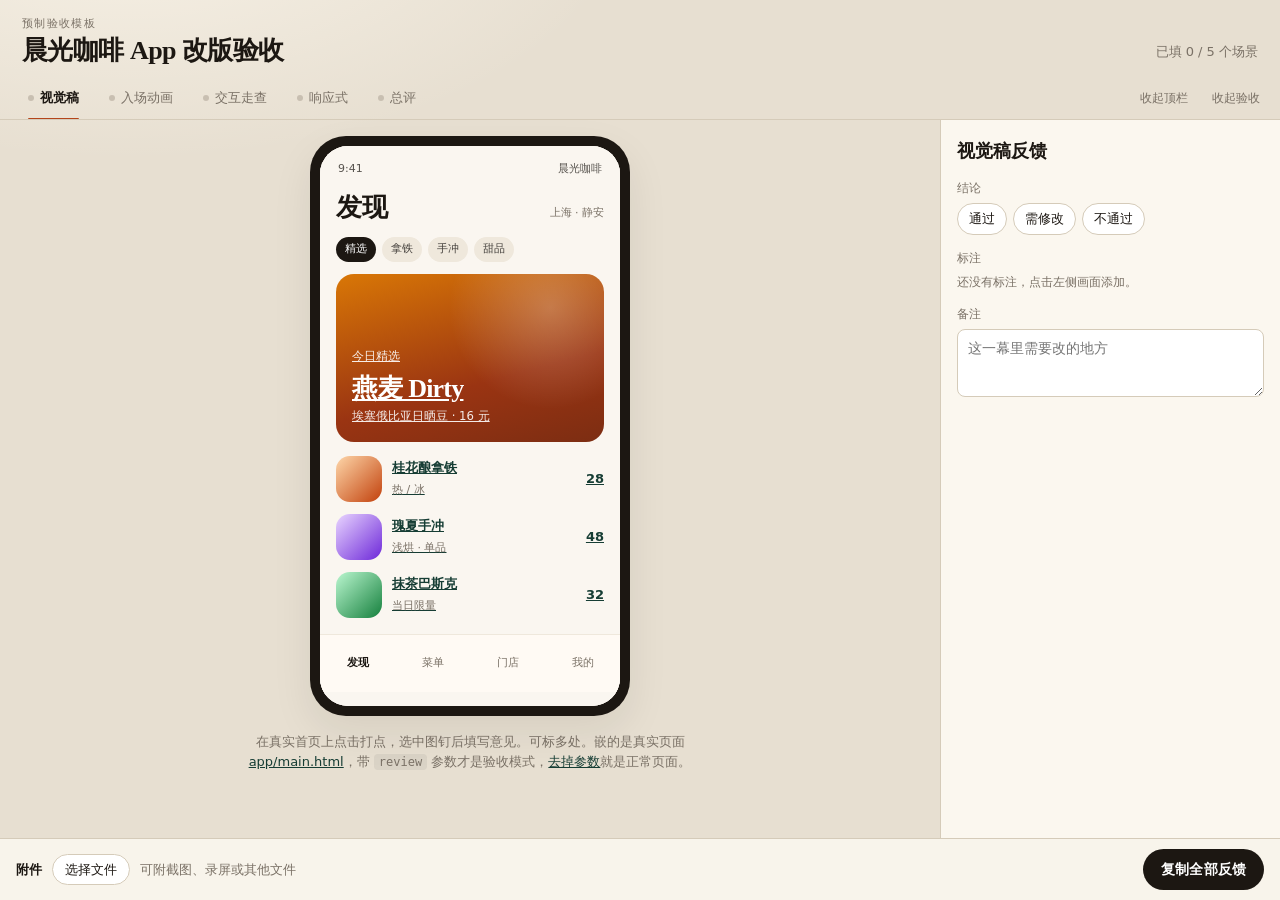
<file: index.html>
<!doctype html>
<html lang="zh-CN">
<head>
  <meta charset="utf-8">
  <meta name="viewport" content="width=device-width, initial-scale=1">
  <title>晨光咖啡 App 改版验收</title>
  <link rel="stylesheet" href="assets/app.css?v=14">
</head>
<body>
  <div class="app">
    <header class="top" id="top">
      <div class="brand">
        <p class="eyebrow">预制验收模板</p>
        <h1>晨光咖啡 App 改版验收</h1>
      </div>
      <p class="fill-meta" id="fillMeta">已填 0 / 5 个场景</p>
    </header>
    <div class="tabs-row">
      <nav class="tabs" id="tabs" role="tablist" aria-label="验收场景"></nav>
      <div class="shell-folds">
        <button type="button" class="shell-fold" id="toggleTop" aria-expanded="true" aria-controls="top">收起顶栏</button>
        <button type="button" class="shell-fold" id="togglePanel" aria-expanded="true" aria-controls="panel">收起验收</button>
      </div>
    </div>
    <div class="main" id="main">
      <section class="stage" id="stage" aria-live="polite"></section>
      <aside class="panel" id="panel">
        <div class="panel-body" id="panelBody"></div>
      </aside>
    </div>
    <footer class="dock">
      <label class="attach">
        <span class="attach-label">附件</span>
        <input id="files" type="file" accept="image/*,video/*,*/*" multiple>
        <span class="attach-btn">选择文件</span>
        <span id="fileHint">可附截图、录屏或其他文件</span>
      </label>
      <button class="primary" id="copyAll" type="button">复制全部反馈</button>
    </footer>
  </div>
  <div class="toast" id="toast" role="status"></div>
  <script src="assets/app.js?v=14"></script>
</body>
</html>
</file>
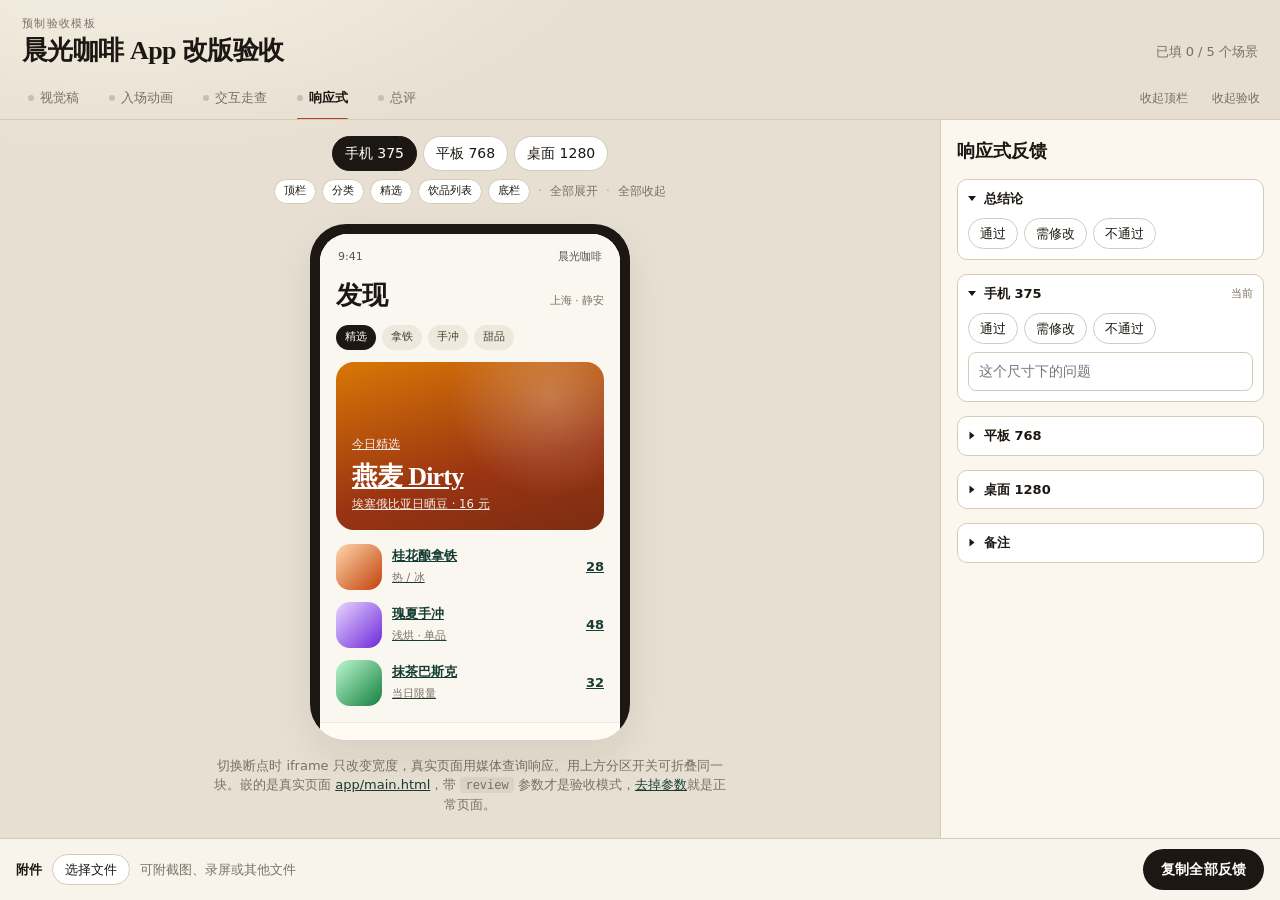
<file: responsive/index.html>
<!doctype html>
<meta charset="utf-8">
<meta http-equiv="refresh" content="0;url=../index.html#responsive">
<title>转到 responsive</title>
<p><a href="../index.html#responsive">打开 responsive 场景</a></p>
</file>
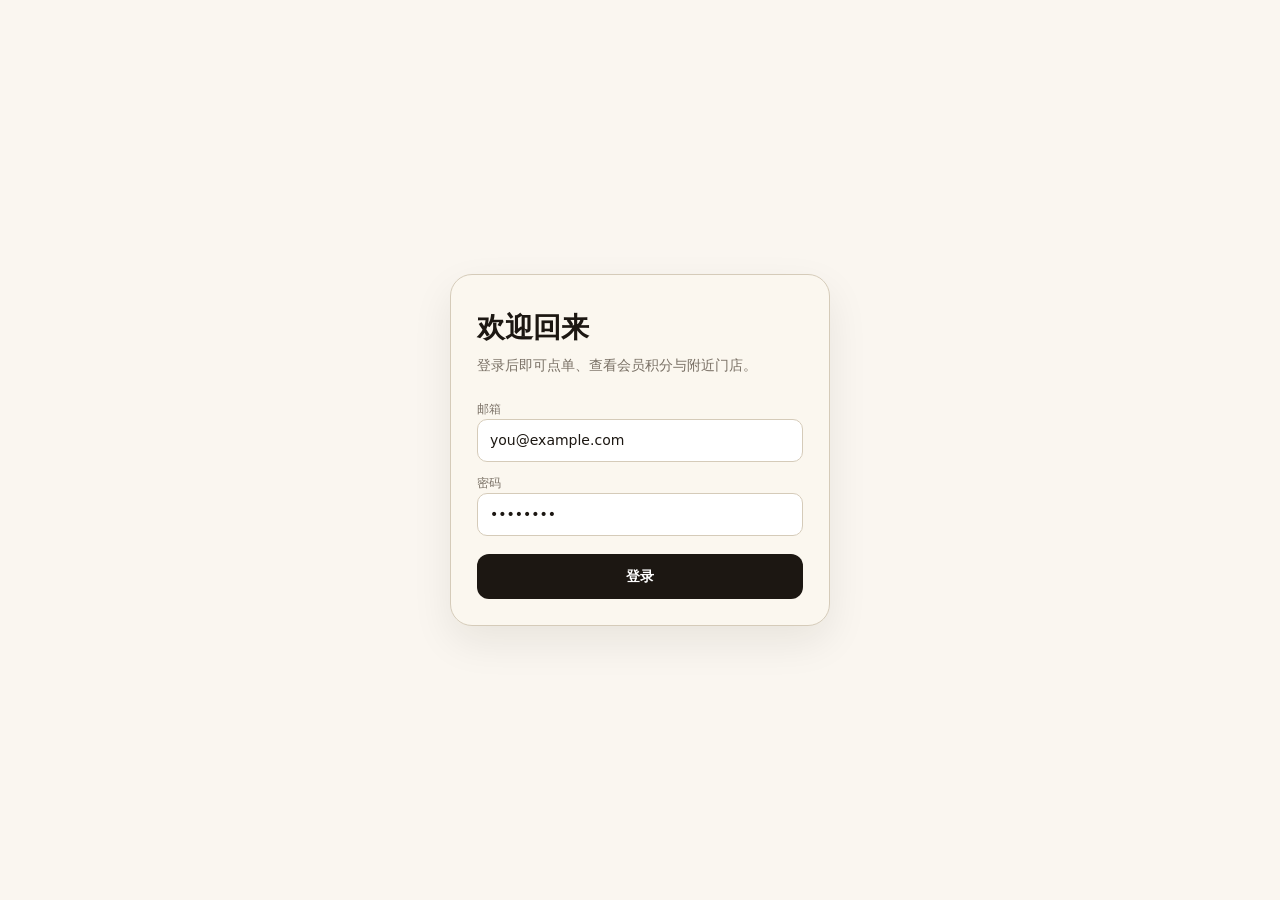
<file: app/login.html>
<!doctype html>
<html lang="zh-CN">
<head>
  <meta charset="utf-8">
  <meta name="viewport" content="width=device-width, initial-scale=1">
  <title>晨光咖啡 · 登录</title>
  <link rel="stylesheet" href="ui.css">
</head>
<body class="page-login">
  <form class="login" id="loginForm" action="#" method="post">
    <h2>欢迎回来</h2>
    <p class="sub">登录后即可点单、查看会员积分与附近门店。</p>
    <div class="fieldline"><label class="empty" for="email">邮箱</label><input id="email" name="email" type="email" autocomplete="username" value="you@example.com" required></div>
    <div class="fieldline"><label class="empty" for="password">密码</label><input id="password" name="password" type="password" autocomplete="current-password" value="password" required></div>
    <button class="login-btn" type="submit">登录</button>
    <p class="flash" id="flash">已登录（示例，不会提交到服务器）。</p>
  </form>
  <script src="review-bridge.js"></script>
  <script src="login.js"></script>
</body>
</html>
</file>
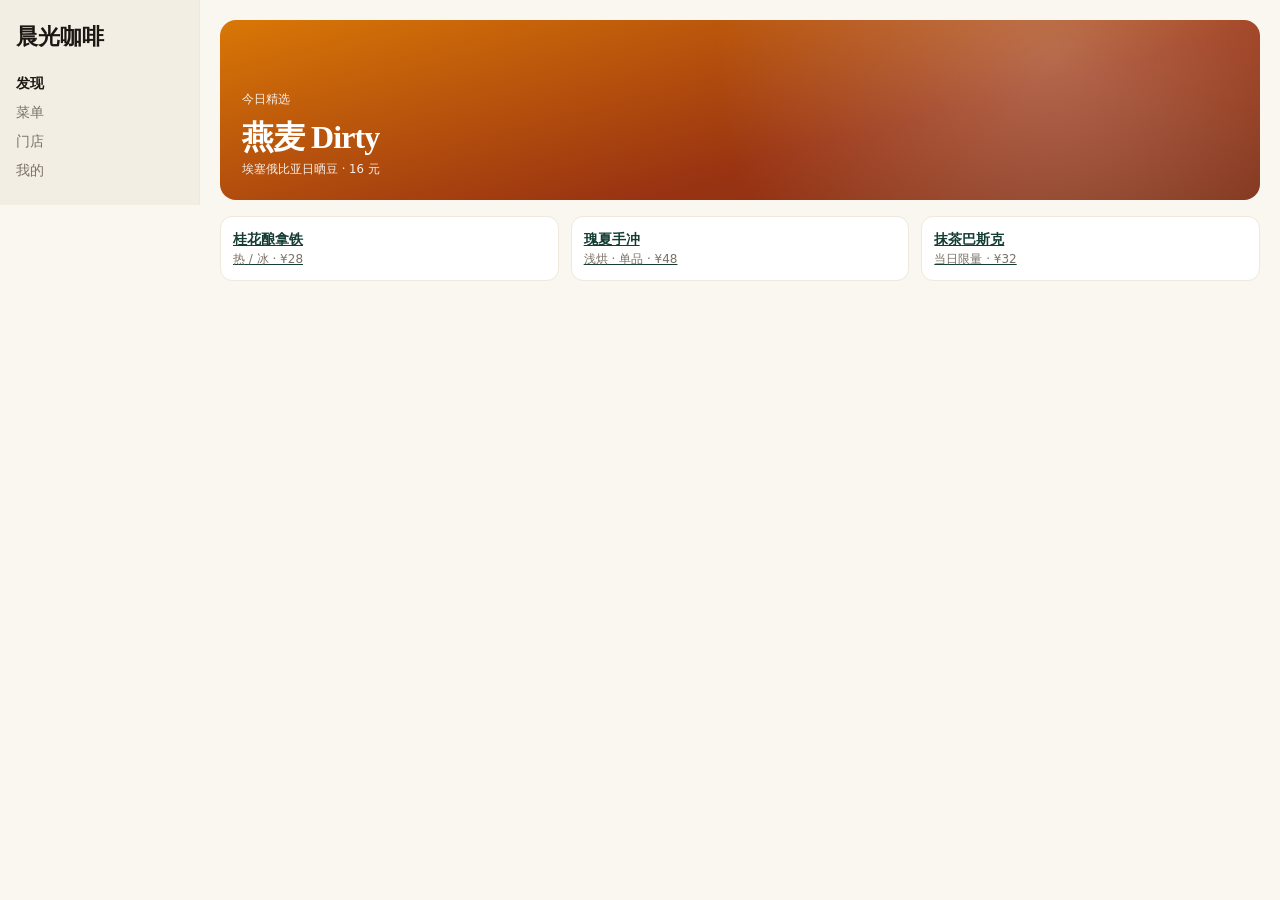
<file: app/main.html>
<!doctype html>
<html lang="zh-CN">
<head>
  <meta charset="utf-8">
  <meta name="viewport" content="width=device-width, initial-scale=1">
  <title>晨光咖啡</title>
  <link rel="stylesheet" href="ui.css">
</head>
<body class="page-main">
  <div class="app-shell" id="app"></div>
  <div class="pin-layer" id="pins" hidden></div>
  <script src="review-bridge.js"></script>
  <script src="main.js"></script>
</body>
</html>
</file>
<file: assets/app.css>
:root{
  --bg:#e7dfd1;
  --bg-deep:#ddd4c4;
  --paper:#fbf7ef;
  --ink:#1c1712;
  --muted:#7a7166;
  --line:#d5cbb9;
  --pine:#21584a;
  --pine-ink:#163d34;
  --pine-soft:#d7ebe3;
  --copper:#b4451a;
  --copper-soft:#f6dcd1;
  --ok:#2f6f4e;
  --ok-soft:#d9ecdf;
  --warn:#9a4b12;
  --warn-soft:#f6e0c8;
  --bad:#9f2d2d;
  --bad-soft:#f6d6d4;
  --shadow:0 16px 40px rgba(28,23,18,.08);
  --serif:"Iowan Old Style","Palatino Linotype","Songti SC","Source Han Serif SC","Noto Serif SC",serif;
  --sans:"PingFang SC","Hiragino Sans GB","Noto Sans SC",ui-sans-serif,system-ui,sans-serif;
}
*{box-sizing:border-box}
html,body{margin:0;height:100%;overflow:hidden;background:var(--bg);color:var(--ink);font:14px/1.5 var(--sans)}
button,input,textarea,select{font:inherit;color:inherit}
button{cursor:pointer}
a{color:var(--pine-ink)}

.app{min-height:100%;height:100%;overflow:hidden;display:grid;grid-template-rows:auto auto 1fr auto;background:
  radial-gradient(1000px 500px at 10% -10%,rgba(255,250,240,.7),transparent 50%),
  var(--bg)}

.top{display:flex;align-items:flex-end;justify-content:space-between;gap:16px;padding:16px 22px 12px}
.eyebrow{margin:0 0 2px;font-size:11px;letter-spacing:.12em;text-transform:uppercase;color:var(--muted)}
.top h1{margin:0;font-family:var(--serif);font-size:26px;font-weight:600;letter-spacing:-.02em;line-height:1.2}
.fill-meta{margin:0;color:var(--muted);font-size:13px;padding-bottom:4px}

.tabs-row{display:flex;align-items:center;gap:8px;padding:0 10px 0 14px;border-bottom:1px solid var(--line);min-width:0}
.tabs{display:flex;gap:2px;flex:1;min-width:0;overflow-x:auto;overflow-y:hidden}
.shell-folds{display:flex;flex-direction:row;align-items:center;gap:4px;flex:0 0 auto;width:max-content;margin-left:auto}
.shell-fold{appearance:none;border:0;background:transparent;color:var(--muted);font-size:12px;padding:8px 10px;white-space:nowrap;flex:0 0 auto;line-height:1}
.shell-fold:hover{color:var(--ink)}
.shell-fold[aria-expanded="false"]{color:var(--ink);font-weight:600}
.app.is-top-collapsed .top{display:none}
.tab{appearance:none;border:0;background:transparent;padding:10px 14px 12px;color:var(--muted);font-size:13px;position:relative;white-space:nowrap}
.tab:hover{color:var(--ink)}
.tab[aria-selected="true"]{color:var(--ink);font-weight:600}
.tab[aria-selected="true"]::after{content:"";position:absolute;left:14px;right:14px;bottom:-1px;height:2px;background:var(--copper);border-radius:2px}
.tab .dot{display:inline-block;width:6px;height:6px;border-radius:50%;margin-right:6px;background:#c8bfb1;vertical-align:middle}
.tab.is-done .dot{background:var(--ok)}
.tab.is-partial .dot{background:var(--warn)}

.main{display:grid;grid-template-columns:1fr 340px;min-height:0;overflow:hidden;transition:grid-template-columns .2s ease}
.main.is-panel-collapsed{grid-template-columns:1fr}
@media (max-width:960px){
  .main{grid-template-columns:1fr;grid-template-rows:1fr minmax(160px,42%)}
  .main.is-panel-collapsed{grid-template-rows:1fr}
  .top h1{font-size:22px}
}

.stage,.panel{min-height:0}
.stage{min-width:0;overflow:auto;padding:16px 24px 24px;display:flex;flex-direction:column;align-items:center;justify-content:flex-start;gap:16px}
.hint{margin:0;max-width:520px;text-align:center;color:var(--muted);font-size:13px}

.panel{background:var(--paper);border-left:1px solid var(--line);padding:18px 16px 24px;overflow:auto;display:flex;flex-direction:column;min-width:0}
.panel-body{display:flex;flex-direction:column;gap:14px;min-height:0}
.main.is-panel-collapsed .panel{display:none}
@media (max-width:960px){.panel{border-left:0;border-top:1px solid var(--line)}}
.panel h2{margin:0;font-family:var(--serif);font-size:18px;font-weight:600}
.field{display:flex;flex-direction:column;gap:6px}
.field>label,.field>.lbl{font-size:12px;color:var(--muted)}
.choices{display:flex;flex-wrap:wrap;gap:6px}
.choice{border:1px solid var(--line);background:#fff;border-radius:999px;padding:5px 11px;font-size:13px}
.choice[aria-pressed="true"][data-v="通过"],.choice[aria-pressed="true"][data-v="pass"]{background:var(--ok-soft);border-color:#badcc6;color:var(--ok)}
.choice[aria-pressed="true"][data-v="需修改"],.choice[aria-pressed="true"][data-v="issue"]{background:var(--warn-soft);border-color:#e8c39a;color:var(--warn)}
.choice[aria-pressed="true"][data-v="不通过"],.choice[aria-pressed="true"][data-v="stuck"]{background:var(--bad-soft);border-color:#e3b3b1;color:var(--bad)}
textarea,input[type="text"]{width:100%;border:1px solid var(--line);border-radius:8px;padding:8px 10px;background:#fff;resize:vertical}
textarea{min-height:68px}
.list{display:flex;flex-direction:column;gap:8px}
.item{border:1px solid var(--line);border-radius:10px;padding:8px 10px;background:#fff;display:flex;flex-direction:column;gap:6px}
.item header{display:flex;justify-content:space-between;align-items:center;gap:8px;font-size:12px;color:var(--muted)}
.item .icon{border:0;background:transparent;color:var(--muted);padding:2px 4px}
.empty{font-size:12px;color:var(--muted)}

.dock{display:flex;align-items:center;justify-content:space-between;gap:12px;padding:10px 16px;border-top:1px solid var(--line);background:rgba(251,247,239,.86);backdrop-filter:blur(10px)}
.attach{display:flex;align-items:center;gap:10px;color:var(--muted);font-size:13px;min-width:0;cursor:pointer}
.attach-label{color:var(--ink);font-weight:600}
.attach input{position:absolute;width:1px;height:1px;padding:0;margin:-1px;overflow:hidden;clip:rect(0,0,0,0);border:0}
.attach-btn{border:1px solid var(--line);background:#fff;border-radius:999px;padding:5px 12px;color:var(--ink)}
.attach:hover .attach-btn{border-color:var(--ink)}
#fileHint{white-space:nowrap;overflow:hidden;text-overflow:ellipsis;max-width:42vw}
.primary{appearance:none;border:0;background:var(--ink);color:#fff;border-radius:999px;padding:10px 18px;font-weight:600;letter-spacing:.01em}
.primary:hover{background:#000}
.ghost{appearance:none;border:1px solid var(--line);background:#fff;border-radius:999px;padding:6px 12px}

.toast{position:fixed;left:50%;bottom:84px;transform:translateX(-50%) translateY(12px);background:var(--ink);color:#fff;padding:10px 14px;border-radius:999px;font-size:13px;opacity:0;pointer-events:none;transition:.22s}
.toast.show{opacity:1;transform:translateX(-50%) translateY(0)}

/* device */
.device{background:#1c1712;border-radius:36px;padding:10px;box-shadow:var(--shadow);position:relative}
.device.phone{width:320px}
.screen{background:#faf6f0;border-radius:28px;overflow:hidden;position:relative;height:560px}
.status{height:36px;display:flex;align-items:center;justify-content:space-between;padding:10px 18px 0;font-size:11px;color:#57534e}
.nav{display:flex;align-items:baseline;justify-content:space-between;padding:6px 16px 10px}
.nav h3{margin:0;font-family:var(--serif);font-size:26px;font-weight:600}
.nav .loc{font-size:11px;color:#7a7166}
.chips{display:flex;gap:6px;padding:0 16px 12px}
.chip{border:0;background:#efe8dc;color:#44403c;border-radius:999px;padding:4px 9px;font-size:11px}
.chip.on{background:#1c1712;color:#fff}
.hero{margin:0 16px;border-radius:18px;min-height:168px;padding:16px;color:#fff;display:flex;flex-direction:column;justify-content:flex-end;
  background:
    radial-gradient(circle at 80% 20%,rgba(255,255,255,.25),transparent 40%),
    linear-gradient(165deg,#d97706,#9a3412 62%,#7c2d12)}
.hero small{opacity:.9}
.hero h4{margin:4px 0 0;font-family:var(--serif);font-size:26px;letter-spacing:-.03em}
.rows{padding:14px 16px 72px;display:flex;flex-direction:column;gap:12px}
.row{display:flex;align-items:center;gap:10px;width:100%;border:0;background:transparent;text-align:left;padding:0}
.thumb{width:46px;height:46px;border-radius:14px;flex:none}
.t1{background:linear-gradient(135deg,#fed7aa,#c2410c)}
.t2{background:linear-gradient(135deg,#e9d5ff,#6d28d9)}
.t3{background:linear-gradient(135deg,#bbf7d0,#15803d)}
.meta{flex:1;min-width:0}
.meta b{display:block;font-size:13px}
.meta span{font-size:11px;color:#7a7166}
.price{font-size:13px;font-weight:650}
.tabbar{position:absolute;left:0;right:0;bottom:0;height:58px;background:rgba(255,251,245,.94);border-top:1px solid #efe8dc;display:flex;align-items:center;justify-content:space-around;font-size:11px;color:#7a7166}
.tabbar .on{color:#1c1712;font-weight:650}

/* pins */
.screen.annotate{cursor:crosshair}
.pin{position:absolute;width:22px;height:22px;border-radius:50% 50% 50% 0;background:var(--copper);color:#fff;font-size:11px;font-weight:700;display:flex;align-items:center;justify-content:center;transform:translate(-50%,-100%) rotate(-45deg);box-shadow:0 4px 10px rgba(180,69,26,.35);z-index:3;cursor:pointer;border:0;padding:0}
.pin span{transform:rotate(45deg)}
.pin.active{background:#1c1712;z-index:4}

/* login / animation stage */
.player-wrap{width:min(420px,100%);display:flex;flex-direction:column;gap:14px;align-items:center}
.login{width:min(380px,100%);background:var(--paper);border:1px solid var(--line);border-radius:22px;padding:32px 26px 26px;box-shadow:var(--shadow);overflow:hidden}
.login h2{margin:0 0 6px;font-family:var(--serif);font-size:28px}
.login .sub{margin:0 0 22px;color:var(--muted)}
.login .fieldline{margin:0 0 10px}
.login input{width:100%;border:1px solid var(--line);border-radius:10px;padding:10px 12px;background:#fff}
.login-btn{width:100%;margin-top:8px;border:0;background:var(--ink);color:#fff;border-radius:12px;padding:12px;font-weight:650}

.player{width:min(420px,100%);background:var(--paper);border:1px solid var(--line);border-radius:16px;padding:12px 14px 14px;box-shadow:var(--shadow)}
.player-top{display:flex;align-items:center;gap:8px;margin-bottom:10px}
.play{width:36px;height:36px;border:0;border-radius:50%;background:var(--ink);color:#fff;display:grid;place-items:center;flex:none}
.play svg{width:16px;height:16px;fill:currentColor}
.time{font-variant-numeric:tabular-nums;font-size:12px;color:var(--muted);min-width:92px}
.speeds{margin-left:auto;display:flex;gap:4px}
.speeds button{border:1px solid var(--line);background:#fff;border-radius:999px;padding:3px 8px;font-size:11px}
.speeds button[aria-pressed="true"]{background:var(--ink);color:#fff;border-color:var(--ink)}

.scrub{position:relative;height:28px;touch-action:none;cursor:pointer;user-select:none}
.scrub-track,.scrub-fill{position:absolute;left:0;right:0;top:12px;height:4px;border-radius:99px;background:#ddd3c3;pointer-events:none}
.scrub-fill{right:auto;width:0;background:var(--copper);z-index:1}
.scrub-thumb{position:absolute;top:5px;width:18px;height:18px;margin-left:-9px;left:0;border-radius:50%;background:var(--copper);border:2px solid #fff;box-shadow:0 1px 5px rgba(0,0,0,.22);z-index:3;pointer-events:none}
.scrub-marks{position:absolute;inset:0;z-index:2;pointer-events:none}
.mark{position:absolute;top:8px;width:8px;height:8px;margin-left:-4px;border-radius:50%;background:var(--pine);border:2px solid var(--paper);cursor:pointer;pointer-events:auto}
.scrub.dragging .scrub-thumb{transform:scale(1.15)}
.player-hint{margin:8px 0 0;font-size:11px;color:var(--muted)}
.add-cue{margin-top:8px}

/* prototype inner screens */
.detail,.cart{padding:12px 16px 72px}
.back{border:0;background:transparent;color:var(--muted);padding:0 0 8px;font-size:13px}
.detail h3{margin:0 0 6px;font-family:var(--serif);font-size:24px}
.detail .lead{margin:0 0 14px;color:#7a7166;font-size:13px}
.sizes{display:flex;gap:6px;margin:0 0 16px}
.cta-block{display:flex;gap:8px;align-items:center}
.cta-block .cta{flex:1;border:0;background:#1c1712;color:#fff;border-radius:12px;padding:12px;font-weight:650}
.cart-item{display:flex;justify-content:space-between;padding:10px 0;border-bottom:1px solid #efe8dc}

/* responsive stage */
.stage-tools{flex:none;display:flex;flex-direction:column;align-items:center;gap:8px;width:100%;padding:0;margin:0 0 4px}
.bp-switch{display:flex;gap:6px;flex-wrap:wrap;justify-content:center}
.frame-label{font-size:12px;color:var(--muted)}
.device.tablet .screen,.device.desktop .screen{height:auto;min-height:480px}
.device.tablet{width:520px}
.device.desktop{width:min(1280px,100%);border-radius:16px;padding:8px}
.device.desktop .screen{border-radius:10px;height:auto;min-height:460px}
.web{display:grid;grid-template-columns:200px 1fr;min-height:460px}
.web-side{background:#f3eee4;padding:20px 16px;border-right:1px solid #efe8dc}
.web-side h3{margin:0 0 16px;font-family:var(--serif);font-size:22px}
.web-main{padding:20px}
.web-hero{border-radius:16px;min-height:180px;padding:22px;color:#fff;background:linear-gradient(165deg,#d97706,#9a3412 62%,#7c2d12)}
.web-grid{display:grid;grid-template-columns:repeat(3,1fr);gap:12px;margin-top:16px}
.web-card{background:#fff;border:1px solid #efe8dc;border-radius:12px;padding:12px}

.bp-rows .item{gap:8px}

@media (max-width:560px){
  .device.tablet,.device.desktop{width:100%}
  .web{grid-template-columns:1fr}
  .web-grid{grid-template-columns:1fr}
  .attach input{width:110px}
  .dock{flex-wrap:wrap}
}

/* foldable logical regions in the responsive preview */
.screen.regions{display:flex;flex-direction:column;overflow:hidden}
.device.desktop .screen.regions{height:auto;min-height:460px;overflow:visible}
.region{flex:none;min-width:0;position:relative}
.region.grow{flex:1;min-height:0;display:flex;flex-direction:column}
.region.grow .region-body{flex:1;min-height:0;overflow:auto}
.region.grow.is-collapsed{flex:none}
.region:not(.is-collapsed) .region-bar{display:none}
.region.is-collapsed .region-bar{position:relative;display:flex;align-items:center;gap:6px;width:100%;border:0;border-bottom:1px dashed rgba(28,23,18,.12);background:rgba(28,23,18,.045);color:var(--muted);font-size:11px;letter-spacing:.04em;padding:6px 10px;text-align:left}
.region.is-collapsed .region-bar:hover{background:rgba(28,23,18,.08);color:var(--ink)}
.region-dock{margin-top:auto}
.region-bar .chev,.fold-bar .chev{width:0;height:0;border-left:4px solid transparent;border-right:4px solid transparent;border-top:5px solid currentColor;transition:transform .15s;flex:none}
.region.is-collapsed .region-bar .chev,.fold:not(.is-open) .fold-bar .chev{transform:rotate(-90deg)}
.region.is-collapsed .region-body{display:none}
.screen.regions .rows{padding-bottom:14px}
.screen.regions .tabbar{position:relative}
.region-actions{display:flex;align-items:center;justify-content:center;flex-wrap:wrap;gap:8px;color:var(--muted);font-size:12px}
.region-toggles{display:flex;flex-wrap:wrap;gap:6px;justify-content:center}
.region-chip{appearance:none;border:1px solid var(--line);background:#fff;border-radius:999px;padding:3px 9px;font-size:11px;color:var(--ink)}
.region-chip[aria-pressed="false"]{color:var(--muted);background:transparent;opacity:.72}
.region-chip:hover{border-color:var(--ink);color:var(--ink);opacity:1}
.text-btn{appearance:none;border:0;background:transparent;color:var(--muted);padding:0;font-size:12px}
.text-btn:hover{color:var(--ink)}
.sep{opacity:.5}
.web{align-items:stretch}
.web .region-side{min-height:0}
.web .web-main{display:flex;flex-direction:column;min-width:0}
.web:has(.region-side.is-collapsed){grid-template-columns:1fr}

/* foldable feedback sections */
.fold{border:1px solid var(--line);border-radius:10px;background:#fff;overflow:hidden}
.fold-bar{display:flex;align-items:center;gap:8px;width:100%;border:0;background:transparent;padding:9px 10px;text-align:left;font-size:13px}
.fold-bar span{font-weight:600}
.fold-bar .fold-meta{margin-left:auto;font-style:normal;font-size:11px;color:var(--muted);font-weight:400}
.fold-bar:hover{background:rgba(28,23,18,.03)}
.fold-body{display:none;padding:0 10px 10px;flex-direction:column;gap:8px}
.fold.is-open .fold-body{display:flex}
.fold-tools{display:flex;justify-content:flex-end}

.review-frame{border:0;display:block;width:100%;background:transparent}
.login-frame{width:min(420px,100%);height:430px}
.device{overflow:hidden}
.device .review-frame{background:#faf6f0;border-radius:28px}
.device.desktop .review-frame{border-radius:10px}
.hint code{font-size:12px;background:rgba(28,23,18,.06);padding:1px 5px;border-radius:4px}
.hint a{color:var(--pine-ink)}
</file>
<file: app/ui.css>
/* 晨光咖啡「真实页面」样式。验收壳通过 iframe 嵌入，不改这里的正常逻辑。 */
:root{
  --paper:#faf6f0; --ink:#1c1712; --muted:#7a7166; --line:#efe8dc;
  --serif:"Iowan Old Style","Palatino Linotype","Songti SC","Source Han Serif SC","Noto Serif SC",serif;
  --sans:"PingFang SC","Hiragino Sans GB","Noto Sans SC",ui-sans-serif,system-ui,sans-serif;
}
*{box-sizing:border-box}
html,body{margin:0;height:100%;background:var(--paper);color:var(--ink);font:14px/1.5 var(--sans)}
button,input{font:inherit;color:inherit}
button{cursor:pointer}
a{color:#163d34}

/* login */
body.page-login{background:transparent;display:flex;align-items:center;justify-content:center;padding:8px;min-height:100%}
.login{width:min(380px,100%);background:#fbf7ef;border:1px solid #d5cbb9;border-radius:22px;padding:32px 26px 26px;box-shadow:0 16px 40px rgba(28,23,18,.08)}
.login h2{margin:0 0 6px;font-family:var(--serif);font-size:28px}
.login .sub{margin:0 0 22px;color:var(--muted)}
.login .fieldline{margin:0 0 10px}
.login input{width:100%;border:1px solid #d5cbb9;border-radius:10px;padding:10px 12px;background:#fff}
.login-btn{width:100%;margin-top:8px;border:0;background:var(--ink);color:#fff;border-radius:12px;padding:12px;font-weight:650}
.login .flash{margin:12px 0 0;font-size:13px;color:#2f6f4e;display:none}
.login.is-ok .flash{display:block}

/* main app */
body.page-main{overflow:auto}
.app-shell{min-height:100%;display:flex;flex-direction:column;background:var(--paper)}
.status{height:36px;display:flex;align-items:center;justify-content:space-between;padding:10px 18px 0;font-size:11px;color:#57534e}
.nav{display:flex;align-items:baseline;justify-content:space-between;padding:6px 16px 10px}
.nav h3{margin:0;font-family:var(--serif);font-size:26px;font-weight:600}
.nav .loc{font-size:11px;color:var(--muted)}
.chips{display:flex;gap:6px;padding:0 16px 12px;flex-wrap:wrap}
.chip{border:0;background:#efe8dc;color:#44403c;border-radius:999px;padding:4px 9px;font-size:11px}
.chip.on{background:var(--ink);color:#fff}
.hero{margin:0 16px;border-radius:18px;min-height:168px;padding:16px;color:#fff;display:flex;flex-direction:column;justify-content:flex-end;border:0;width:calc(100% - 32px);text-align:left;
  background:radial-gradient(circle at 80% 20%,rgba(255,255,255,.25),transparent 40%),linear-gradient(165deg,#d97706,#9a3412 62%,#7c2d12)}
.hero small{opacity:.9}
.hero h4{margin:4px 0 0;font-family:var(--serif);font-size:26px;letter-spacing:-.03em}
.rows{padding:14px 16px 16px;display:flex;flex-direction:column;gap:12px}
.row{display:flex;align-items:center;gap:10px;width:100%;border:0;background:transparent;text-align:left;padding:0}
.thumb{width:46px;height:46px;border-radius:14px;flex:none}
.t1{background:linear-gradient(135deg,#fed7aa,#c2410c)}
.t2{background:linear-gradient(135deg,#e9d5ff,#6d28d9)}
.t3{background:linear-gradient(135deg,#bbf7d0,#15803d)}
.meta{flex:1;min-width:0}
.meta b{display:block;font-size:13px}
.meta span{font-size:11px;color:var(--muted)}
.price{font-size:13px;font-weight:650}
.tabbar{height:58px;background:rgba(255,251,245,.94);border-top:1px solid var(--line);display:flex;align-items:center;justify-content:space-around;font-size:11px;color:var(--muted);margin-top:auto}
.tabbar .on{color:var(--ink);font-weight:650}

.detail,.cart{padding:12px 16px 24px}
.back{border:0;background:transparent;color:var(--muted);padding:0 0 8px;font-size:13px}
.detail h3,.cart h3{margin:0 0 6px;font-family:var(--serif);font-size:24px}
.detail .lead{margin:0 0 14px;color:var(--muted);font-size:13px}
.sizes{display:flex;gap:6px;margin:0 0 16px}
.cta{flex:1;border:0;background:var(--ink);color:#fff;border-radius:12px;padding:12px;font-weight:650;width:100%}
.cta-block{display:flex;gap:8px;align-items:center}
.cart-item{display:flex;justify-content:space-between;padding:10px 0;border-bottom:1px solid var(--line)}
.empty{font-size:12px;color:var(--muted)}

/* desktop */
.desk-only{display:none}
.web-side{background:#f3eee4;padding:20px 16px;border-right:1px solid var(--line);min-height:100%}
.web-side h3{margin:0 0 16px;font-family:var(--serif);font-size:22px}
.web-side a{display:block;color:var(--muted);text-decoration:none;padding:4px 0}
.web-side a.on{color:var(--ink);font-weight:650}
.web-main{padding:20px}
.web-hero{border:0;width:100%;margin:0;border-radius:16px;min-height:180px;padding:22px;color:#fff;text-align:left;display:flex;flex-direction:column;justify-content:flex-end;background:linear-gradient(165deg,#d97706,#9a3412 62%,#7c2d12)}
.web-hero h4{margin:6px 0 0;font-family:var(--serif);font-size:32px}
.web-grid{display:grid;grid-template-columns:repeat(3,1fr);gap:12px;margin-top:16px}
.web-card{background:#fff;border:1px solid var(--line);border-radius:12px;padding:12px;text-align:left;width:100%}

@media (min-width:800px){
  .app-shell{display:grid;grid-template-columns:200px 1fr;grid-template-rows:auto auto auto 1fr;min-height:100%}
  .desk-only{display:block}
  .mob-only{display:none}
  .region-side{grid-row:1 / -1}
  .web-main{grid-column:2}
}

/* review-only: foldable regions */
.region-bar{display:none}
html.is-review .region.is-collapsed > .region-bar{
  display:flex;align-items:center;gap:6px;width:100%;border:0;border-bottom:1px dashed rgba(28,23,18,.12);
  background:rgba(28,23,18,.045);color:var(--muted);font-size:11px;letter-spacing:.04em;padding:6px 10px;text-align:left
}
html.is-review .region.is-collapsed > .region-bar::before{content:"";width:0;height:0;border-left:4px solid transparent;border-right:4px solid transparent;border-top:5px solid currentColor;transform:rotate(-90deg)}
html.is-review .region.is-collapsed > .region-body{display:none}

/* visual pins */
html.is-annotate{cursor:crosshair}
.pin{position:absolute;width:22px;height:22px;border-radius:50% 50% 50% 0;background:#b4451a;color:#fff;font-size:11px;font-weight:700;display:flex;align-items:center;justify-content:center;transform:translate(-50%,-100%) rotate(-45deg);box-shadow:0 4px 10px rgba(180,69,26,.35);z-index:5;cursor:pointer;border:0;padding:0}
.pin span{transform:rotate(45deg)}
.pin.active{background:#1c1712;z-index:6}
.pin-layer{position:fixed;inset:0;pointer-events:none;z-index:5}
.pin-layer .pin{pointer-events:auto}

@media (min-width:800px){
  .hero.web-hero-slot,.hero{margin:0;width:100%;border-radius:16px;min-height:180px;padding:22px;text-decoration:none}
  .hero.web-hero-slot h4{font-size:32px}
  .region[data-region="hero"],.region[data-region="list"]{grid-column:2}
  .region[data-region="list"]{padding:0 20px 20px}
  .region[data-region="hero"]{padding:20px 20px 0}
  .web-grid{display:grid}
}
@media (max-width:799px){
  .web-grid{display:none}
}
</file>
